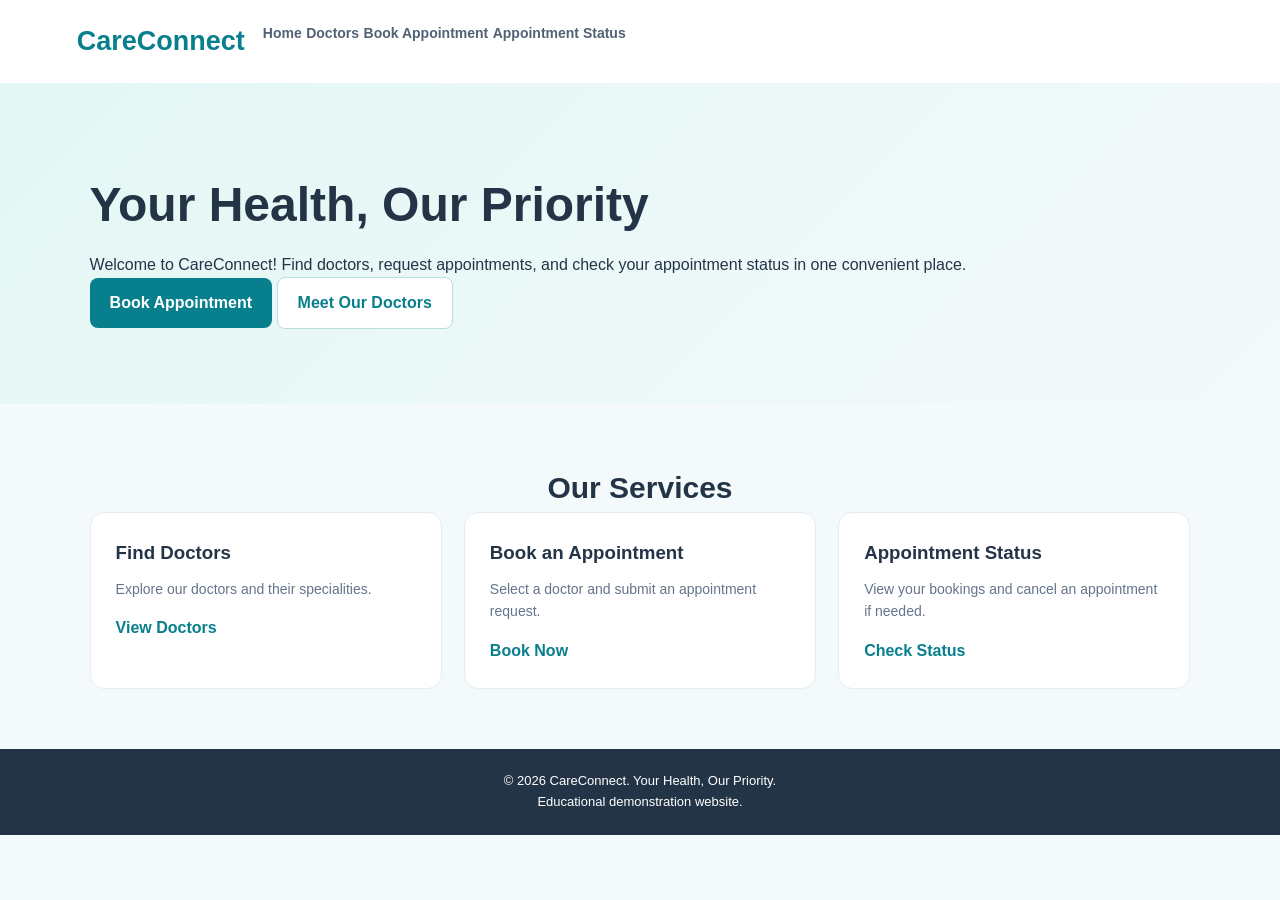
<file: index.html>
<!DOCTYPE html>
<html lang="en">
<head>
    <meta charset="UTF-8">
    <meta name="viewport" content="width=device-width, initial-scale=1.0">

    <title>CareConnect | Your Health, Our Priority</title>

    <link rel="stylesheet" href="./style.css">
</head>

<body>

    <header>
        <nav class="navbar">
            <a href="./index.html" class="logo">CareConnect</a>

            <div class="nav-links">
                <a href="./index.html">Home</a>
                <a href="./doctors.html">Doctors</a>
                <a href="./appoinment.html">Book Appointment</a>
                <a href="./status.html">Appointment Status</a>
            </div>
        </nav>
    </header>

    <main>
        <section class="hero">
            <div class="hero-content">
                <h1>Your Health, Our Priority</h1>

                <p>
                    Welcome to CareConnect! Find doctors, request
                    appointments, and check your appointment status
                    in one convenient place.
                </p>

                <a href="./appoinment.html" class="btn primary">
                    Book Appointment
                </a>

                <a href="./doctors.html" class="btn secondary">
                    Meet Our Doctors
                </a>
            </div>
        </section>

        <section class="services">
            <h2>Our Services</h2>

            <div class="service-container">

                <div class="service-card">
                    <h3>Find Doctors</h3>
                    <p>
                        Explore our doctors and their specialities.
                    </p>
                    <a href="./doctors.html">View Doctors</a>
                </div>

                <div class="service-card">
                    <h3>Book an Appointment</h3>
                    <p>
                        Select a doctor and submit an appointment request.
                    </p>
                    <a href="./appoinment.html">Book Now</a>
                </div>

                <div class="service-card">
                    <h3>Appointment Status</h3>
                    <p>
                        View your bookings and cancel an appointment
                        if needed.
                    </p>
                    <a href="./status.html">Check Status</a>
                </div>

            </div>
        </section>
    </main>

    <footer>
        <p>&copy; 2026 CareConnect. Your Health, Our Priority.</p>
        <p>Educational demonstration website.</p>
    </footer>

    <script src="./script.js"></script>

</body>
</html>
</file>
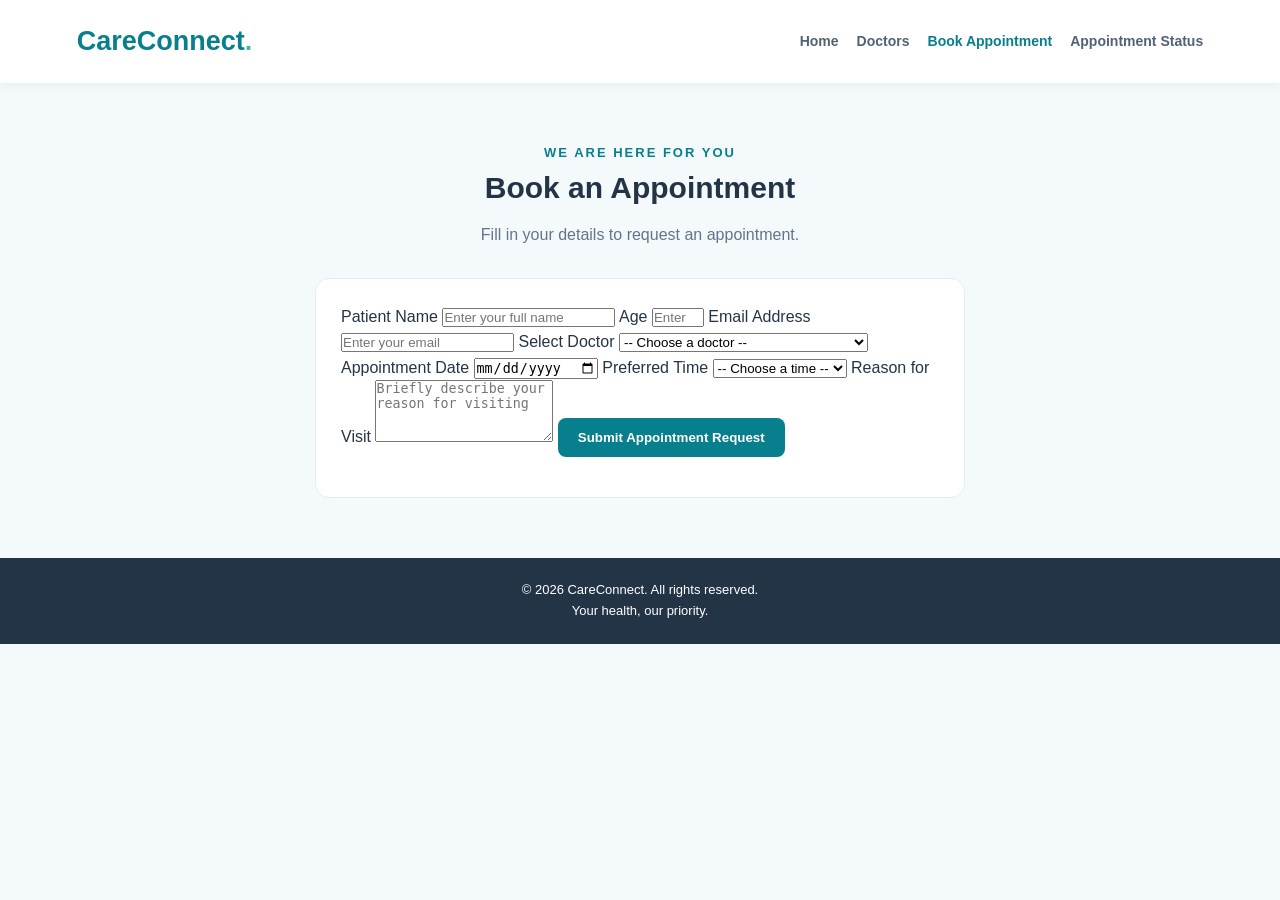
<file: appoinment.html>
<!DOCTYPE html>
<html lang="en">
<head>
    <meta charset="UTF-8">
    <meta name="viewport" content="width=device-width, initial-scale=1.0">
    <title>CareConnect | Book Appointment</title>
    <link rel="stylesheet" href="style.css">
</head>
<body>

    <header>
        <div class="logo">CareConnect<span>.</span></div>

        <nav>
            <a href="index.html">Home</a>
            <a href="doctors.html">Doctors</a>
            <a href="appointment.html" class="active">Book Appointment</a>
            <a href="status.html">Appointment Status</a>
        </nav>
    </header>

    <main>
        <section class="services">
            <p class="tagline">WE ARE HERE FOR YOU</p>
            <h2>Book an Appointment</h2>
            <p class="section-description">
                Fill in your details to request an appointment.
            </p>

            <form id="appointmentForm" class="service-card"
                  style="max-width: 650px; margin: auto; text-align: left;">

                <label for="patientName">Patient Name</label>
                <input type="text" id="patientName" name="patientName"
                       placeholder="Enter your full name" required>

                <label for="patientAge">Age</label>
                <input type="number" id="patientAge" name="patientAge"
                       min="1" max="120" placeholder="Enter your age" required>

                <label for="patientEmail">Email Address</label>
                <input type="email" id="patientEmail" name="patientEmail"
                       placeholder="Enter your email" required>

                <label for="doctor">Select Doctor</label>
                <select id="doctor" name="doctor" required>
                    <option value="">-- Choose a doctor --</option>
                    <option value="Dr. Ananya Menon - General Medicine">Dr. Ananya Menon - General Medicine</option>
                    <option value="Dr. Rahul Nair - Cardiology">Dr. Rahul Nair - Cardiology</option>
                    <option value="Dr. Meera Thomas - Dermatology">Dr. Meera Thomas - Dermatology</option>
                    <option value="Dr. Arjun Kumar - Pediatrics">Dr. Arjun Kumar - Pediatrics</option>
                    <option value="Dr. Neha Joseph - Gynecology">Dr. Neha Joseph - Gynecology</option>
                    <option value="Dr. Vivek Das - Orthopedics">Dr. Vivek Das - Orthopedics</option>
                </select>

                <label for="appointmentDate">Appointment Date</label>
                <input type="date" id="appointmentDate"
                       name="appointmentDate" required>

                <label for="appointmentTime">Preferred Time</label>
                <select id="appointmentTime" name="appointmentTime" required>
                    <option value="">-- Choose a time --</option>
                    <option value="09:00 AM">09:00 AM</option>
                    <option value="10:00 AM">10:00 AM</option>
                    <option value="11:00 AM">11:00 AM</option>
                    <option value="12:00 PM">12:00 PM</option>
                    <option value="02:00 PM">02:00 PM</option>
                    <option value="03:00 PM">03:00 PM</option>
                    <option value="04:00 PM">04:00 PM</option>
                </select>

                <label for="reason">Reason for Visit</label>
                <textarea id="reason" name="reason" rows="4"
                          placeholder="Briefly describe your reason for visiting"></textarea>

                <button type="submit" class="btn primary"
                        style="border: none; cursor: pointer; margin-top: 20px;">
                    Submit Appointment Request
                </button>

                <p id="formMessage" role="status"
                   style="margin-top: 15px;"></p>

            </form>
        </section>
    </main>

    <footer>
        <p>© 2026 CareConnect. All rights reserved.</p>
        <p>Your health, our priority.</p>
    </footer>

    <script src="script.js"></script>
</body>
</html>
</file>
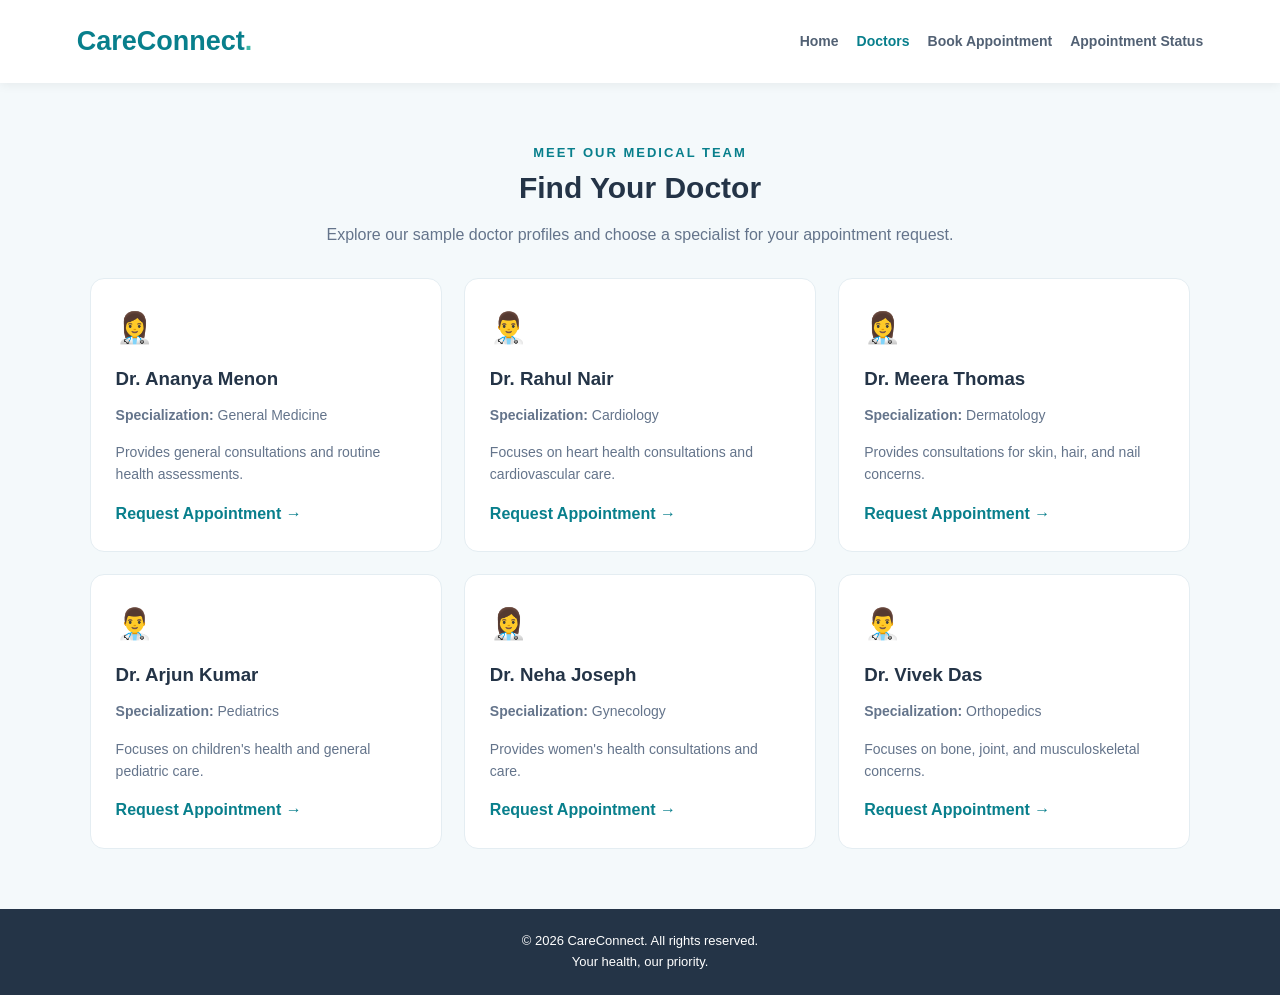
<file: doctors.html>
<!DOCTYPE html>
<html lang="en">
<head>
    <meta charset="UTF-8">
    <meta name="viewport" content="width=device-width, initial-scale=1.0">
    <title>CareConnect | Doctors</title>
    <link rel="stylesheet" href="./style.css">
</head>
<body>

    <header>
        <div class="logo">CareConnect<span>.</span></div>

        <nav>
            <a href="./index.html">Home</a>
            <a href="./doctors.html" class="active">Doctors</a>
            <a href="./appoinment.html">Book Appointment</a>
            <a href="./status.html">Appointment Status</a>
        </nav>
    </header>

    <main>
        <section class="services">
            <p class="tagline">MEET OUR MEDICAL TEAM</p>
            <h2>Find Your Doctor</h2>

            <p class="section-description">
                Explore our sample doctor profiles and choose a
                specialist for your appointment request.
            </p>

            <div class="service-container">

                <div class="service-card">
                    <div class="service-icon">👩‍⚕️</div>
                    <h3>Dr. Ananya Menon</h3>
                    <p><strong>Specialization:</strong> General Medicine</p>
                    <p>Provides general consultations and routine health assessments.</p>
                    <a href="./appoinment.html?doctor=Ananya%20Menon">Request Appointment →</a>
                </div>

                <div class="service-card">
                    <div class="service-icon">👨‍⚕️</div>
                    <h3>Dr. Rahul Nair</h3>
                    <p><strong>Specialization:</strong> Cardiology</p>
                    <p>Focuses on heart health consultations and cardiovascular care.</p>
                    <a href="./appoinment.html?doctor=Rahul%20Nair">Request Appointment →</a>
                </div>

                <div class="service-card">
                    <div class="service-icon">👩‍⚕️</div>
                    <h3>Dr. Meera Thomas</h3>
                    <p><strong>Specialization:</strong> Dermatology</p>
                    <p>Provides consultations for skin, hair, and nail concerns.</p>
                    <a href="./appoinment.html?doctor=Meera%20Thomas">Request Appointment →</a>
                </div>

                <div class="service-card">
                    <div class="service-icon">👨‍⚕️</div>
                    <h3>Dr. Arjun Kumar</h3>
                    <p><strong>Specialization:</strong> Pediatrics</p>
                    <p>Focuses on children's health and general pediatric care.</p>
                    <a href="./appoinment.html?doctor=Arjun%20Kumar">Request Appointment →</a>
                </div>

                <div class="service-card">
                    <div class="service-icon">👩‍⚕️</div>
                    <h3>Dr. Neha Joseph</h3>
                    <p><strong>Specialization:</strong> Gynecology</p>
                    <p>Provides women's health consultations and care.</p>
                    <a href="./appoinment.html?doctor=Neha%20Joseph">Request Appointment →</a>
                </div>

                <div class="service-card">
                    <div class="service-icon">👨‍⚕️</div>
                    <h3>Dr. Vivek Das</h3>
                    <p><strong>Specialization:</strong> Orthopedics</p>
                    <p>Focuses on bone, joint, and musculoskeletal concerns.</p>
                    <a href="./appoinment.html?doctor=Vivek%20Das">Request Appointment →</a>
                </div>

            </div>
        </section>
    </main>

    <footer>
        <p>© 2026 CareConnect. All rights reserved.</p>
        <p>Your health, our priority.</p>
    </footer>

    <script src="./script.js"></script>
</body>
</html>
</file>
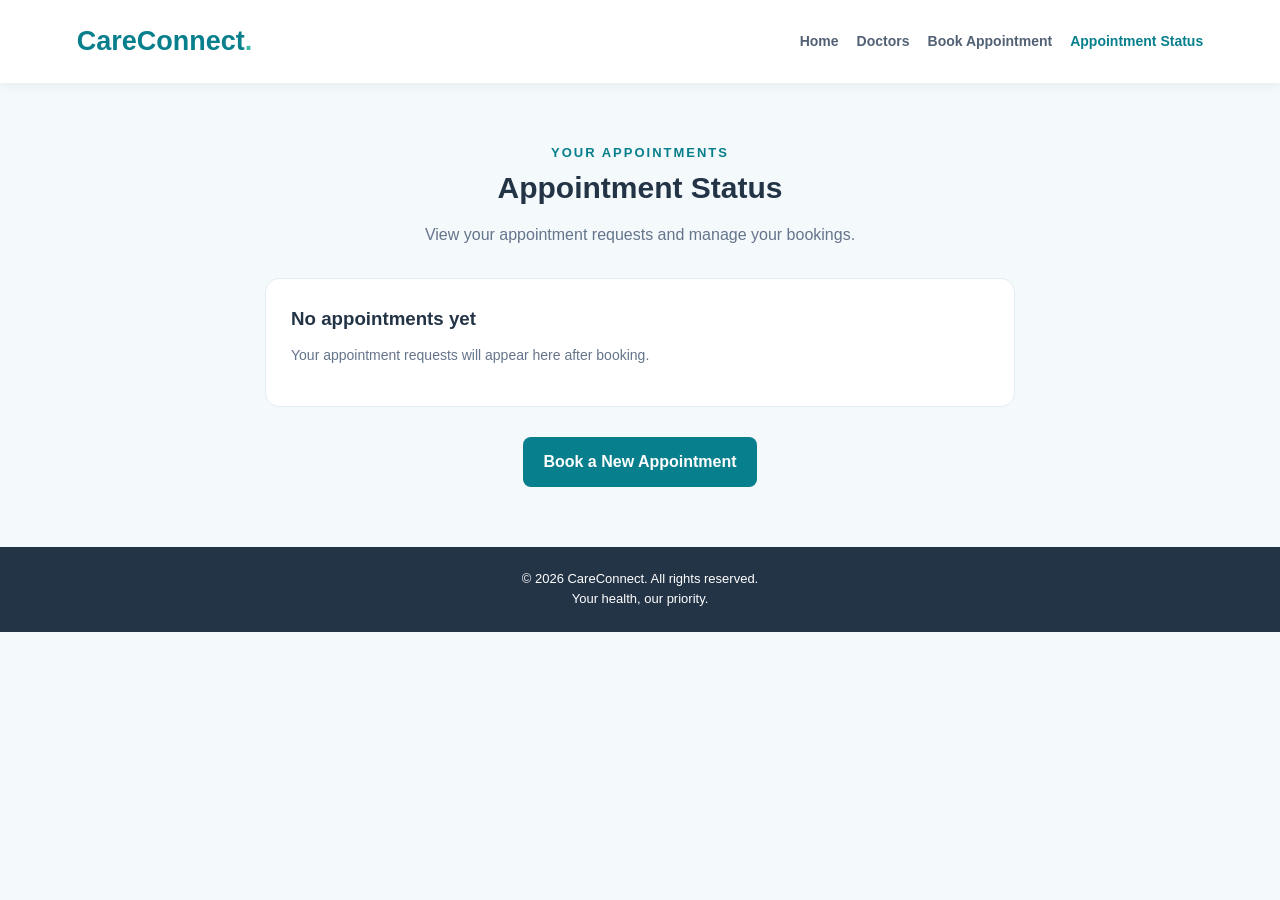
<file: status.html>
<!DOCTYPE html>
<html lang="en">
<head>
    <meta charset="UTF-8">
    <meta name="viewport" content="width=device-width, initial-scale=1.0">
    <title>CareConnect | Appointment Status</title>
    <link rel="stylesheet" href="style.css">
</head>
<body>

    <header>
        <div class="logo">CareConnect<span>.</span></div>

        <nav>
            <a href="index.html">Home</a>
            <a href="doctors.html">Doctors</a>
            <a href="appointment.html">Book Appointment</a>
            <a href="status.html" class="active">Appointment Status</a>
        </nav>
    </header>

    <main>
        <section class="services">
            <p class="tagline">YOUR APPOINTMENTS</p>
            <h2>Appointment Status</h2>
            <p class="section-description">
                View your appointment requests and manage your bookings.
            </p>

            <div id="appointmentList"
                 style="max-width: 750px; margin: auto; text-align: left;">

                <div class="service-card">
                    <h3>Your Appointments</h3>
                    <p id="emptyMessage">
                        Your appointments will appear here after you submit
                        a booking request.
                    </p>
                </div>

            </div>

            <div style="margin-top: 30px;">
                <a href="appointment.html" class="btn primary">
                    Book a New Appointment
                </a>
            </div>
        </section>
    </main>

    <footer>
        <p>© 2026 CareConnect. All rights reserved.</p>
        <p>Your health, our priority.</p>
    </footer>

    <script src="script.js"></script>
</body>
</html>
</file>
<file: style.css>
* {
    margin: 0;
    padding: 0;
    box-sizing: border-box;
}

body {
    font-family: Arial, sans-serif;
    background: #f4f9fb;
    color: #243447;
    line-height: 1.6;
}

header {
    background: white;
    padding: 20px 6%;
    display: flex;
    justify-content: space-between;
    align-items: center;
    flex-wrap: wrap;
    gap: 15px;
    box-shadow: 0 2px 10px #00000010;
}

.logo {
    font-size: 27px;
    font-weight: bold;
    color: #087f8c;
}

.logo span {
    color: #40b9a8;
}

nav {
    display: flex;
    flex-wrap: wrap;
    gap: 18px;
}

nav a {
    color: #526174;
    text-decoration: none;
    font-size: 14px;
    font-weight: bold;
}

nav a:hover,
nav a.active {
    color: #087f8c;
}

.hero {
    padding: 75px 7%;
    display: flex;
    align-items: center;
    justify-content: space-between;
    gap: 40px;
    flex-wrap: wrap;
    background: linear-gradient(135deg, #e3f7f5, #f4f9fb);
}

.hero-content {
    flex: 1;
    min-width: 280px;
}

.tagline {
    color: #087f8c;
    font-weight: bold;
    letter-spacing: 2px;
    font-size: 13px;
}

.hero h1 {
    font-size: 48px;
    line-height: 1.2;
    margin: 18px 0;
}

.hero h1 span {
    color: #087f8c;
}

.description {
    color: #64748b;
    max-width: 520px;
    margin-bottom: 25px;
}

.hero-buttons {
    display: flex;
    flex-wrap: wrap;
    gap: 12px;
}

.btn {
    display: inline-block;
    padding: 12px 20px;
    border-radius: 8px;
    text-decoration: none;
    font-weight: bold;
}

.primary {
    background: #087f8c;
    color: white;
}

.secondary {
    background: white;
    color: #087f8c;
    border: 1px solid #b8dfe0;
}

.hero-card {
    background: white;
    padding: 30px;
    border-radius: 18px;
    flex: 1;
    min-width: 270px;
    max-width: 400px;
    box-shadow: 0 10px 30px #087f8c15;
}

.medical-icon {
    font-size: 45px;
    color: #087f8c;
    margin-bottom: 12px;
}

.hero-card h2 {
    margin-bottom: 10px;
}

.hero-card p {
    color: #64748b;
    margin-bottom: 18px;
}

.feature {
    margin-top: 12px;
}

.feature span {
    color: #087f8c;
    font-weight: bold;
    margin-right: 8px;
}

.services {
    padding: 60px 7%;
    text-align: center;
}

.services > h2 {
    font-size: 30px;
}

.section-description {
    color: #64748b;
    margin: 10px 0 30px;
}

.service-container {
    display: grid;
    grid-template-columns: repeat(3, minmax(0, 1fr));
    gap: 22px;
    text-align: left;
}

.service-card {
    background: white;
    padding: 25px;
    border-radius: 14px;
    border: 1px solid #e4edf2;
}

.service-icon {
    font-size: 30px;
    margin-bottom: 12px;
}

.service-card h3 {
    margin-bottom: 10px;
}

.service-card p {
    color: #64748b;
    font-size: 14px;
    margin-bottom: 15px;
}

.service-card a {
    color: #087f8c;
    font-weight: bold;
    text-decoration: none;
}

footer {
    background: #243447;
    color: white;
    padding: 22px;
    text-align: center;
    font-size: 13px;
}

@media (max-width: 800px) {
    header {
        align-items: flex-start;
        flex-direction: column;
    }

    .hero {
        padding: 45px 6%;
    }

    .hero h1 {
        font-size: 38px;
    }

    .service-container {
        grid-template-columns: 1fr;
    }
}
</file>
